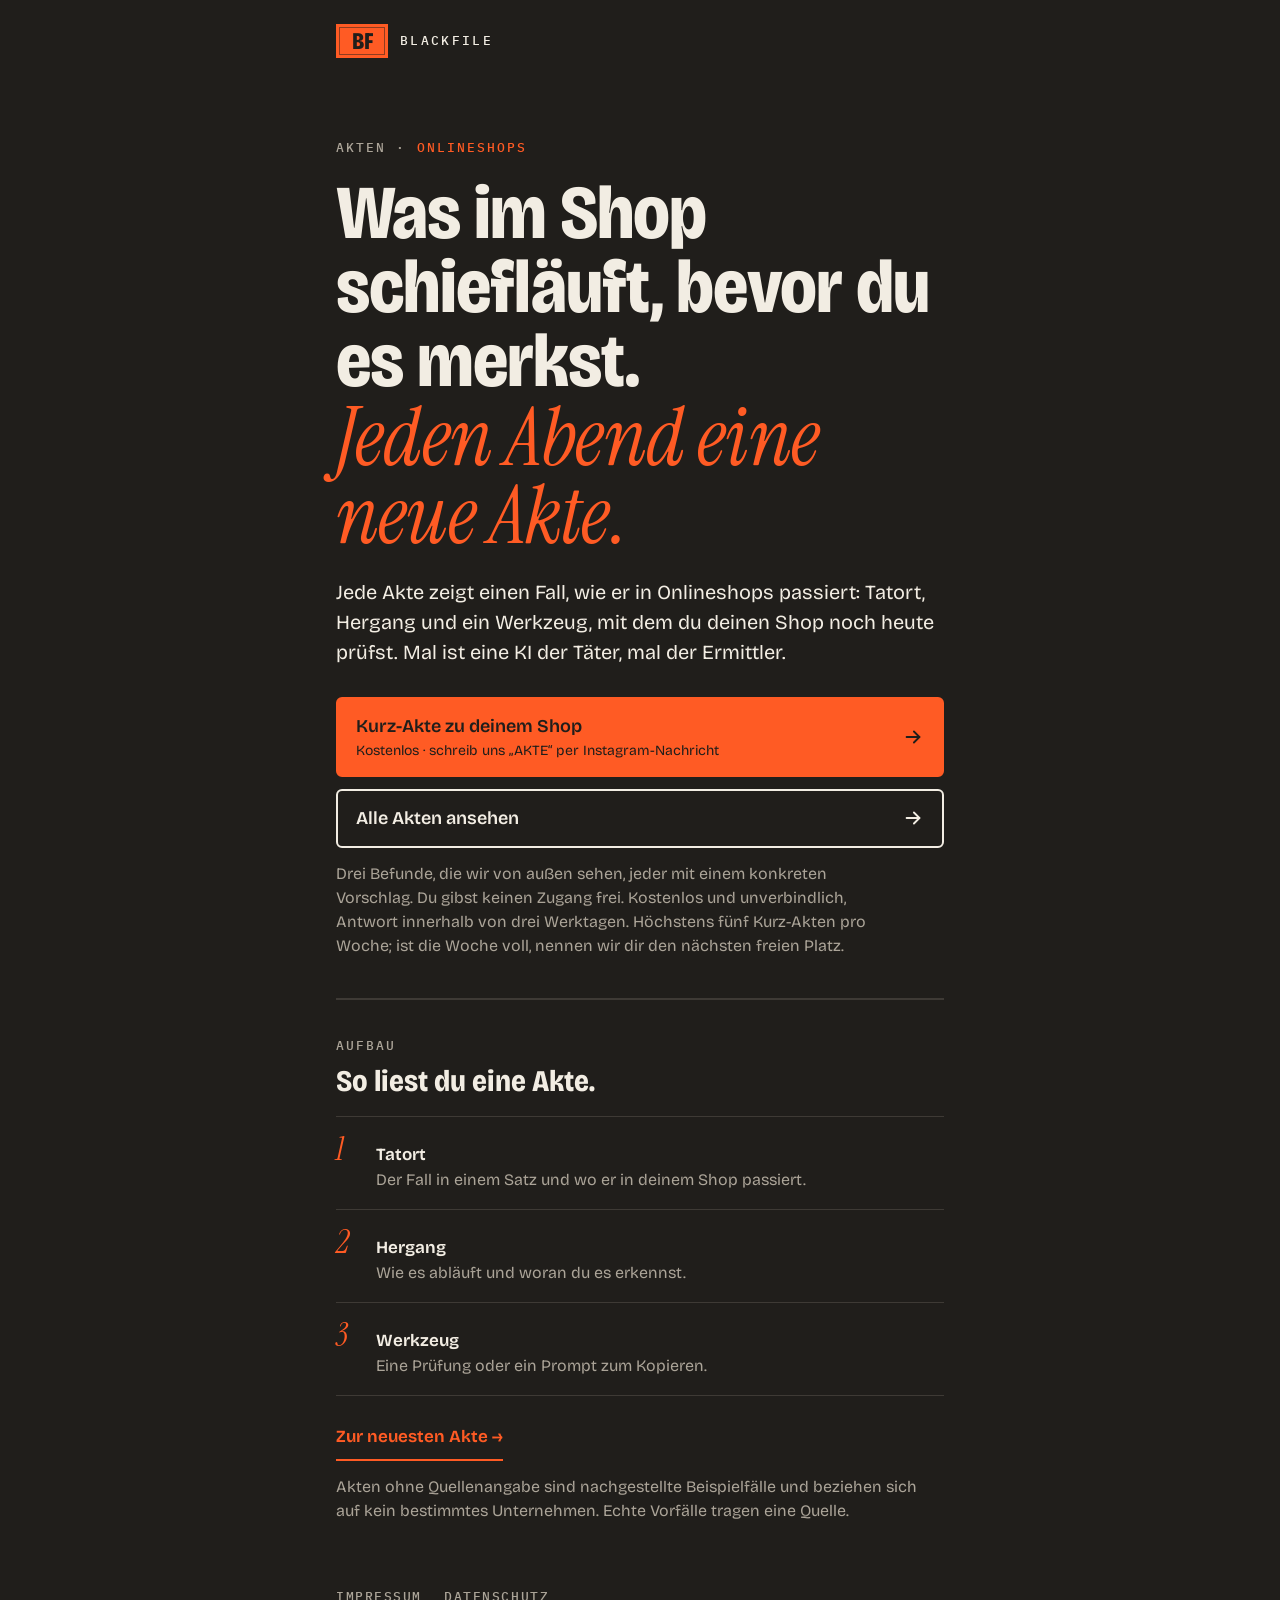
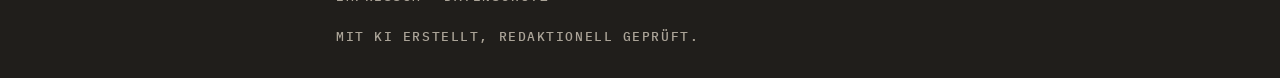
<file: index.html>
<!doctype html>
<html lang="de">
<head>
<meta charset="utf-8">
<meta name="viewport" content="width=device-width, initial-scale=1">
<title>BlackFile · Onlineshop-Akten</title>
<meta name="description" content="Was im Onlineshop schiefläuft, bevor du es merkst: jeden Abend eine Akte mit Tatort, Hergang und Werkzeug.">
<meta name="theme-color" content="#201E1B">
<meta name="referrer" content="no-referrer">
<link rel="stylesheet" href="style.css">
</head>
<body>
<div class="wrap">
  <a class="kopf" href="./" aria-label="BlackFile Startseite">
    <b class="etikett" aria-hidden="true">BF</b>
    <span>BlackFile</span>
  </a>

  <main>
    <section class="held">
      <div class="kicker">Akten · <b>Onlineshops</b></div>
      <h1>Was im Shop schiefläuft, bevor du es merkst. <em>Jeden Abend eine neue Akte.</em></h1>
      <p>Jede Akte zeigt einen Fall, wie er in Onlineshops passiert: Tatort, Hergang und ein Werkzeug, mit dem du deinen Shop noch heute prüfst. Mal ist eine KI der Täter, mal der Ermittler.</p>

      <div class="knoepfe">
        <a class="knopf primaer" href="https://ig.me/m/blackfile.ki" rel="noopener">
          <span>Kurz-Akte zu deinem Shop<small>Kostenlos · schreib uns „AKTE“ per Instagram-Nachricht</small></span>
          <svg viewBox="0 0 24 24" fill="none" stroke="currentColor" stroke-width="2" stroke-linecap="round" stroke-linejoin="round" aria-hidden="true"><path d="M5 12h14"/><path d="m13 6 6 6-6 6"/></svg>
        </a>
        <a class="knopf" href="https://www.instagram.com/blackfile.ki/" rel="noopener">
          <span>Alle Akten ansehen</span>
          <svg viewBox="0 0 24 24" fill="none" stroke="currentColor" stroke-width="2" stroke-linecap="round" stroke-linejoin="round" aria-hidden="true"><path d="M5 12h14"/><path d="m13 6 6 6-6 6"/></svg>
        </a>
      </div>
      <p class="hinweis">Drei Befunde, die wir von außen sehen, jeder mit einem konkreten Vorschlag. Du gibst keinen Zugang frei. Kostenlos und unverbindlich, Antwort innerhalb von drei Werktagen. Höchstens fünf Kurz-Akten pro Woche; ist die Woche voll, nennen wir dir den nächsten freien Platz.</p>
    </section>

    <section class="akte" aria-labelledby="lesen">
      <div class="kicker">Aufbau</div>
      <h2 id="lesen">So liest du eine Akte.</h2>
      <ol class="schritte">
        <li><span class="n">1</span><div><b>Tatort</b><span>Der Fall in einem Satz und wo er in deinem Shop passiert.</span></div></li>
        <li><span class="n">2</span><div><b>Hergang</b><span>Wie es abläuft und woran du es erkennst.</span></div></li>
        <li><span class="n">3</span><div><b>Werkzeug</b><span>Eine Prüfung oder ein Prompt zum Kopieren.</span></div></li>
      </ol>
      <a class="weiter" href="https://www.instagram.com/blackfile.ki/" rel="noopener">Zur neuesten Akte →</a>
      <p class="hinweis">Akten ohne Quellenangabe sind nachgestellte Beispielfälle und beziehen sich auf kein bestimmtes Unternehmen. Echte Vorfälle tragen eine Quelle.</p>
    </section>
  </main>

  <footer class="fuss">
    <nav aria-label="Rechtliches"><a href="impressum.html">Impressum</a><a href="datenschutz.html">Datenschutz</a></nav>
    <p>Mit KI erstellt, redaktionell geprüft.</p>
  </footer>
</div>
</body>
</html>
</file>
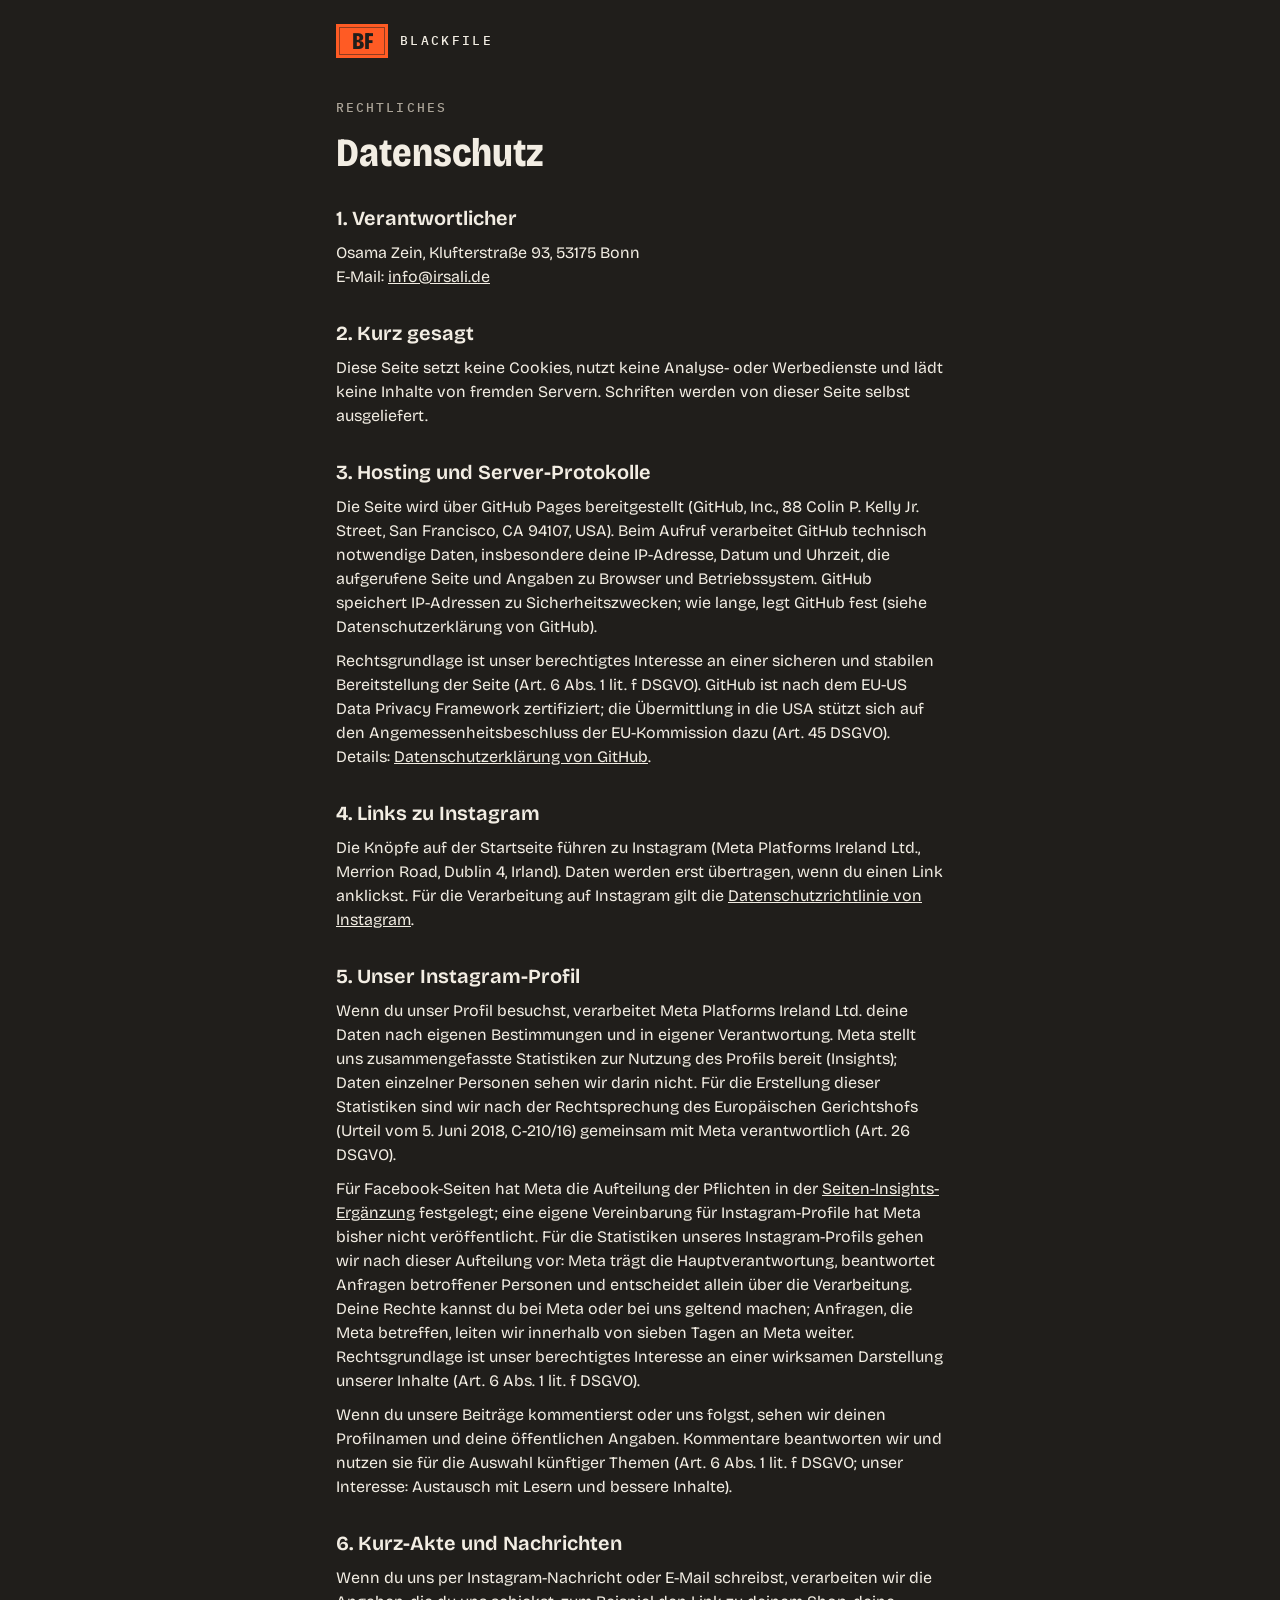
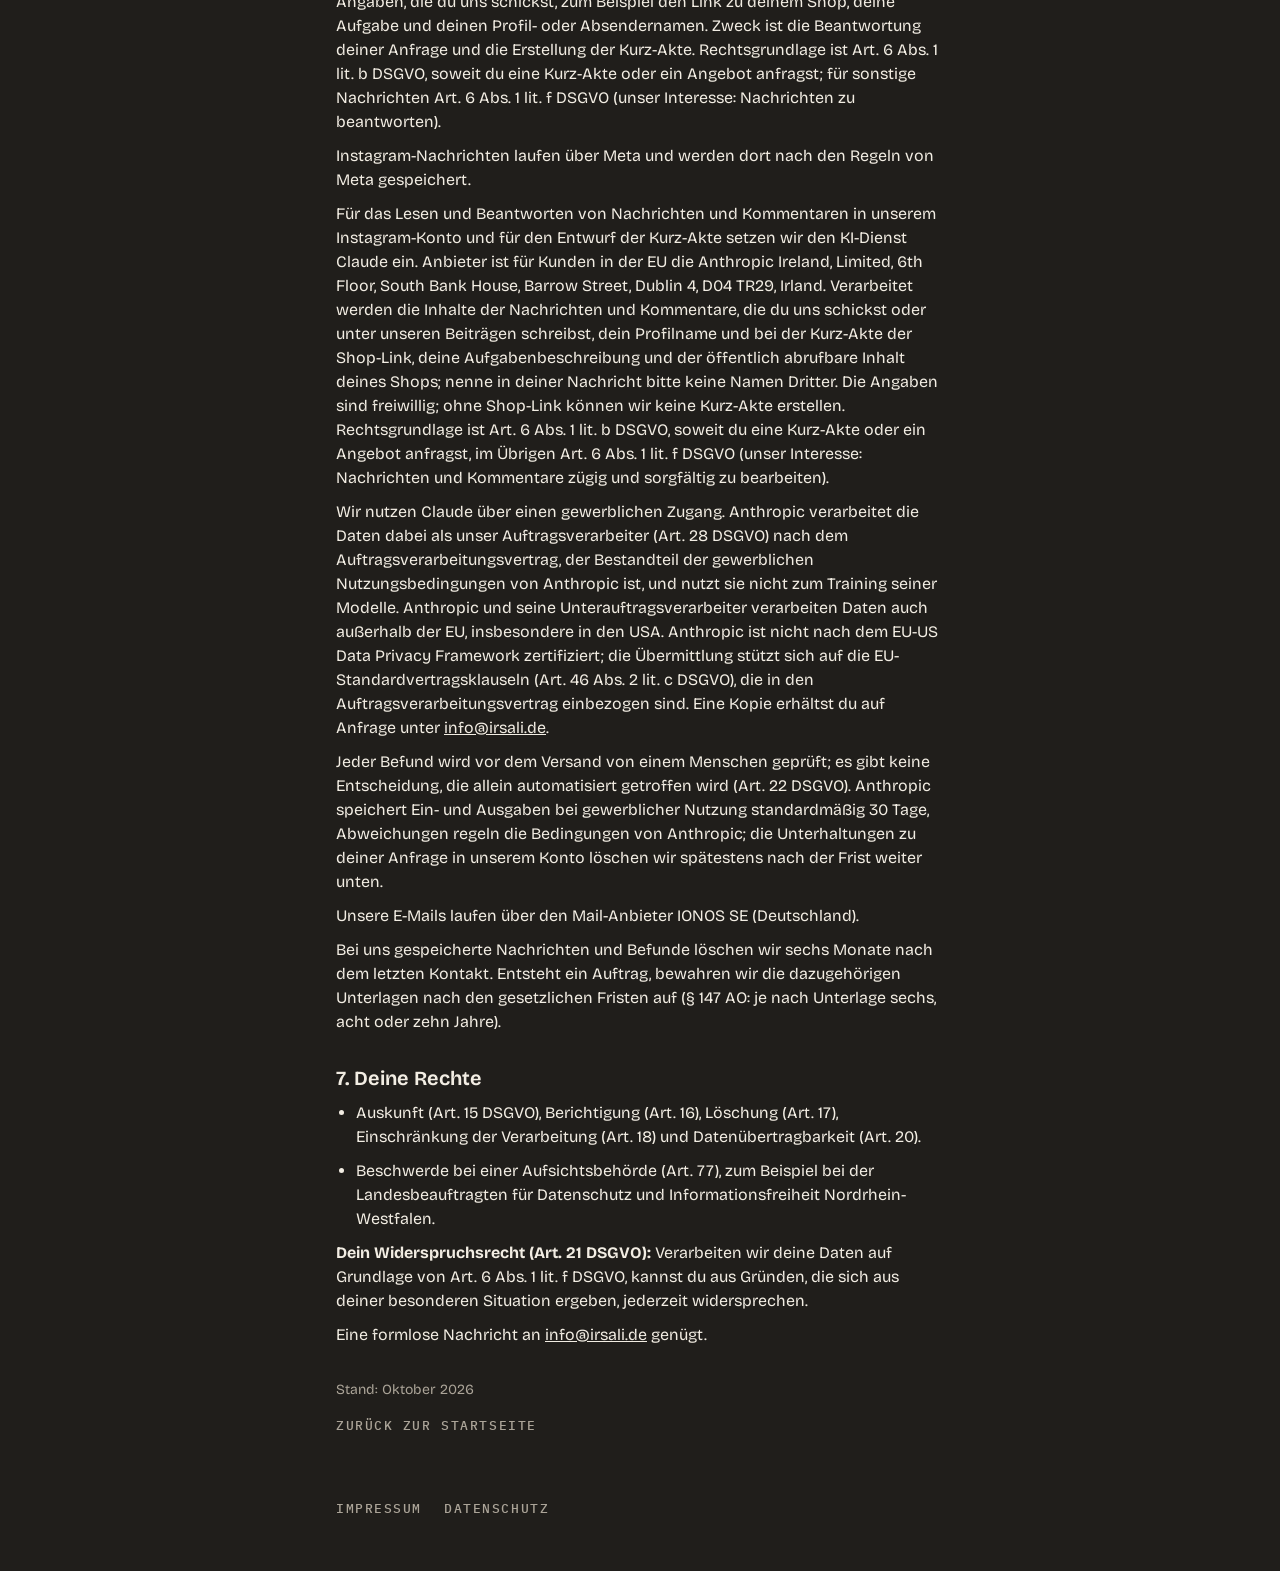
<file: datenschutz.html>
<!doctype html>
<html lang="de">
<head>
<meta charset="utf-8">
<meta name="viewport" content="width=device-width, initial-scale=1">
<title>Datenschutz · BlackFile</title>
<meta name="robots" content="noindex">
<meta name="theme-color" content="#201E1B">
<meta name="referrer" content="no-referrer">
<link rel="stylesheet" href="style.css">
</head>
<body>
<div class="wrap">
  <a class="kopf" href="./" aria-label="BlackFile Startseite">
    <b class="etikett" aria-hidden="true">BF</b>
    <span>BlackFile</span>
  </a>
  <main class="recht">
    <div class="kicker">Rechtliches</div>
    <h1>Datenschutz</h1>

    <h2>1. Verantwortlicher</h2>
    <p>Osama Zein, Klufterstraße 93, 53175 Bonn<br>E-Mail: <a href="mailto:info@irsali.de">info@irsali.de</a></p>

    <h2>2. Kurz gesagt</h2>
    <p>Diese Seite setzt keine Cookies, nutzt keine Analyse- oder Werbedienste und lädt keine Inhalte von fremden Servern. Schriften werden von dieser Seite selbst ausgeliefert.</p>

    <h2>3. Hosting und Server-Protokolle</h2>
    <p>Die Seite wird über GitHub Pages bereitgestellt (GitHub, Inc., 88 Colin P. Kelly Jr. Street, San Francisco, CA 94107, USA). Beim Aufruf verarbeitet GitHub technisch notwendige Daten, insbesondere deine IP-Adresse, Datum und Uhrzeit, die aufgerufene Seite und Angaben zu Browser und Betriebssystem. GitHub speichert IP-Adressen zu Sicherheitszwecken; wie lange, legt GitHub fest (siehe Datenschutzerklärung von GitHub).</p>
    <p>Rechtsgrundlage ist unser berechtigtes Interesse an einer sicheren und stabilen Bereitstellung der Seite (Art. 6 Abs. 1 lit. f DSGVO). GitHub ist nach dem EU-US Data Privacy Framework zertifiziert; die Übermittlung in die USA stützt sich auf den Angemessenheitsbeschluss der EU-Kommission dazu (Art. 45 DSGVO). Details: <a href="https://docs.github.com/de/site-policy/privacy-policies/github-general-privacy-statement" rel="noopener">Datenschutzerklärung von GitHub</a>.</p>

    <h2>4. Links zu Instagram</h2>
    <p>Die Knöpfe auf der Startseite führen zu Instagram (Meta Platforms Ireland Ltd., Merrion Road, Dublin 4, Irland). Daten werden erst übertragen, wenn du einen Link anklickst. Für die Verarbeitung auf Instagram gilt die <a href="https://privacycenter.instagram.com/policy" rel="noopener">Datenschutzrichtlinie von Instagram</a>.</p>

    <h2>5. Unser Instagram-Profil</h2>
    <p>Wenn du unser Profil besuchst, verarbeitet Meta Platforms Ireland Ltd. deine Daten nach eigenen Bestimmungen und in eigener Verantwortung. Meta stellt uns zusammengefasste Statistiken zur Nutzung des Profils bereit (Insights); Daten einzelner Personen sehen wir darin nicht. Für die Erstellung dieser Statistiken sind wir nach der Rechtsprechung des Europäischen Gerichtshofs (Urteil vom 5. Juni 2018, C-210/16) gemeinsam mit Meta verantwortlich (Art. 26 DSGVO).</p>
    <p>Für Facebook-Seiten hat Meta die Aufteilung der Pflichten in der <a href="https://www.facebook.com/legal/terms/page_controller_addendum" rel="noopener">Seiten-Insights-Ergänzung</a> festgelegt; eine eigene Vereinbarung für Instagram-Profile hat Meta bisher nicht veröffentlicht. Für die Statistiken unseres Instagram-Profils gehen wir nach dieser Aufteilung vor: Meta trägt die Hauptverantwortung, beantwortet Anfragen betroffener Personen und entscheidet allein über die Verarbeitung. Deine Rechte kannst du bei Meta oder bei uns geltend machen; Anfragen, die Meta betreffen, leiten wir innerhalb von sieben Tagen an Meta weiter. Rechtsgrundlage ist unser berechtigtes Interesse an einer wirksamen Darstellung unserer Inhalte (Art. 6 Abs. 1 lit. f DSGVO).</p>
    <p>Wenn du unsere Beiträge kommentierst oder uns folgst, sehen wir deinen Profilnamen und deine öffentlichen Angaben. Kommentare beantworten wir und nutzen sie für die Auswahl künftiger Themen (Art. 6 Abs. 1 lit. f DSGVO; unser Interesse: Austausch mit Lesern und bessere Inhalte).</p>

    <h2 id="kurz-akte">6. Kurz-Akte und Nachrichten</h2>
    <p>Wenn du uns per Instagram-Nachricht oder E-Mail schreibst, verarbeiten wir die Angaben, die du uns schickst, zum Beispiel den Link zu deinem Shop, deine Aufgabe und deinen Profil- oder Absendernamen. Zweck ist die Beantwortung deiner Anfrage und die Erstellung der Kurz-Akte. Rechtsgrundlage ist Art. 6 Abs. 1 lit. b DSGVO, soweit du eine Kurz-Akte oder ein Angebot anfragst; für sonstige Nachrichten Art. 6 Abs. 1 lit. f DSGVO (unser Interesse: Nachrichten zu beantworten).</p>
    <p>Instagram-Nachrichten laufen über Meta und werden dort nach den Regeln von Meta gespeichert.</p>
    <p>Für das Lesen und Beantworten von Nachrichten und Kommentaren in unserem Instagram-Konto und für den Entwurf der Kurz-Akte setzen wir den KI-Dienst Claude ein. Anbieter ist für Kunden in der EU die Anthropic Ireland, Limited, 6th Floor, South Bank House, Barrow Street, Dublin 4, D04 TR29, Irland. Verarbeitet werden die Inhalte der Nachrichten und Kommentare, die du uns schickst oder unter unseren Beiträgen schreibst, dein Profilname und bei der Kurz-Akte der Shop-Link, deine Aufgabenbeschreibung und der öffentlich abrufbare Inhalt deines Shops; nenne in deiner Nachricht bitte keine Namen Dritter. Die Angaben sind freiwillig; ohne Shop-Link können wir keine Kurz-Akte erstellen. Rechtsgrundlage ist Art. 6 Abs. 1 lit. b DSGVO, soweit du eine Kurz-Akte oder ein Angebot anfragst, im Übrigen Art. 6 Abs. 1 lit. f DSGVO (unser Interesse: Nachrichten und Kommentare zügig und sorgfältig zu bearbeiten).</p>
    <p>Wir nutzen Claude über einen gewerblichen Zugang. Anthropic verarbeitet die Daten dabei als unser Auftragsverarbeiter (Art. 28 DSGVO) nach dem Auftragsverarbeitungsvertrag, der Bestandteil der gewerblichen Nutzungsbedingungen von Anthropic ist, und nutzt sie nicht zum Training seiner Modelle. Anthropic und seine Unterauftragsverarbeiter verarbeiten Daten auch außerhalb der EU, insbesondere in den USA. Anthropic ist nicht nach dem EU-US Data Privacy Framework zertifiziert; die Übermittlung stützt sich auf die EU-Standardvertragsklauseln (Art. 46 Abs. 2 lit. c DSGVO), die in den Auftragsverarbeitungsvertrag einbezogen sind. Eine Kopie erhältst du auf Anfrage unter <a href="mailto:info@irsali.de">info@irsali.de</a>.</p>
    <p>Jeder Befund wird vor dem Versand von einem Menschen geprüft; es gibt keine Entscheidung, die allein automatisiert getroffen wird (Art. 22 DSGVO). Anthropic speichert Ein- und Ausgaben bei gewerblicher Nutzung standardmäßig 30 Tage, Abweichungen regeln die Bedingungen von Anthropic; die Unterhaltungen zu deiner Anfrage in unserem Konto löschen wir spätestens nach der Frist weiter unten.</p>
    <p>Unsere E-Mails laufen über den Mail-Anbieter IONOS SE (Deutschland).</p>
    <p>Bei uns gespeicherte Nachrichten und Befunde löschen wir sechs Monate nach dem letzten Kontakt. Entsteht ein Auftrag, bewahren wir die dazugehörigen Unterlagen nach den gesetzlichen Fristen auf (§ 147 AO: je nach Unterlage sechs, acht oder zehn Jahre).</p>

    <h2>7. Deine Rechte</h2>
    <ul>
      <li>Auskunft (Art. 15 DSGVO), Berichtigung (Art. 16), Löschung (Art. 17), Einschränkung der Verarbeitung (Art. 18) und Datenübertragbarkeit (Art. 20).</li>
      <li>Beschwerde bei einer Aufsichtsbehörde (Art. 77), zum Beispiel bei der Landesbeauftragten für Datenschutz und Informationsfreiheit Nordrhein-Westfalen.</li>
    </ul>
    <p><strong>Dein Widerspruchsrecht (Art. 21 DSGVO):</strong> Verarbeiten wir deine Daten auf Grundlage von Art. 6 Abs. 1 lit. f DSGVO, kannst du aus Gründen, die sich aus deiner besonderen Situation ergeben, jederzeit widersprechen.</p>
    <p>Eine formlose Nachricht an <a href="mailto:info@irsali.de">info@irsali.de</a> genügt.</p>

    <p class="stand">Stand: Oktober 2026</p>
    <a class="zurueck" href="./">Zurück zur Startseite</a>
  </main>
  <footer class="fuss">
    <nav aria-label="Rechtliches"><a href="impressum.html">Impressum</a><a href="datenschutz.html" aria-current="page">Datenschutz</a></nav>
  </footer>
</div>
</body>
</html>
</file>
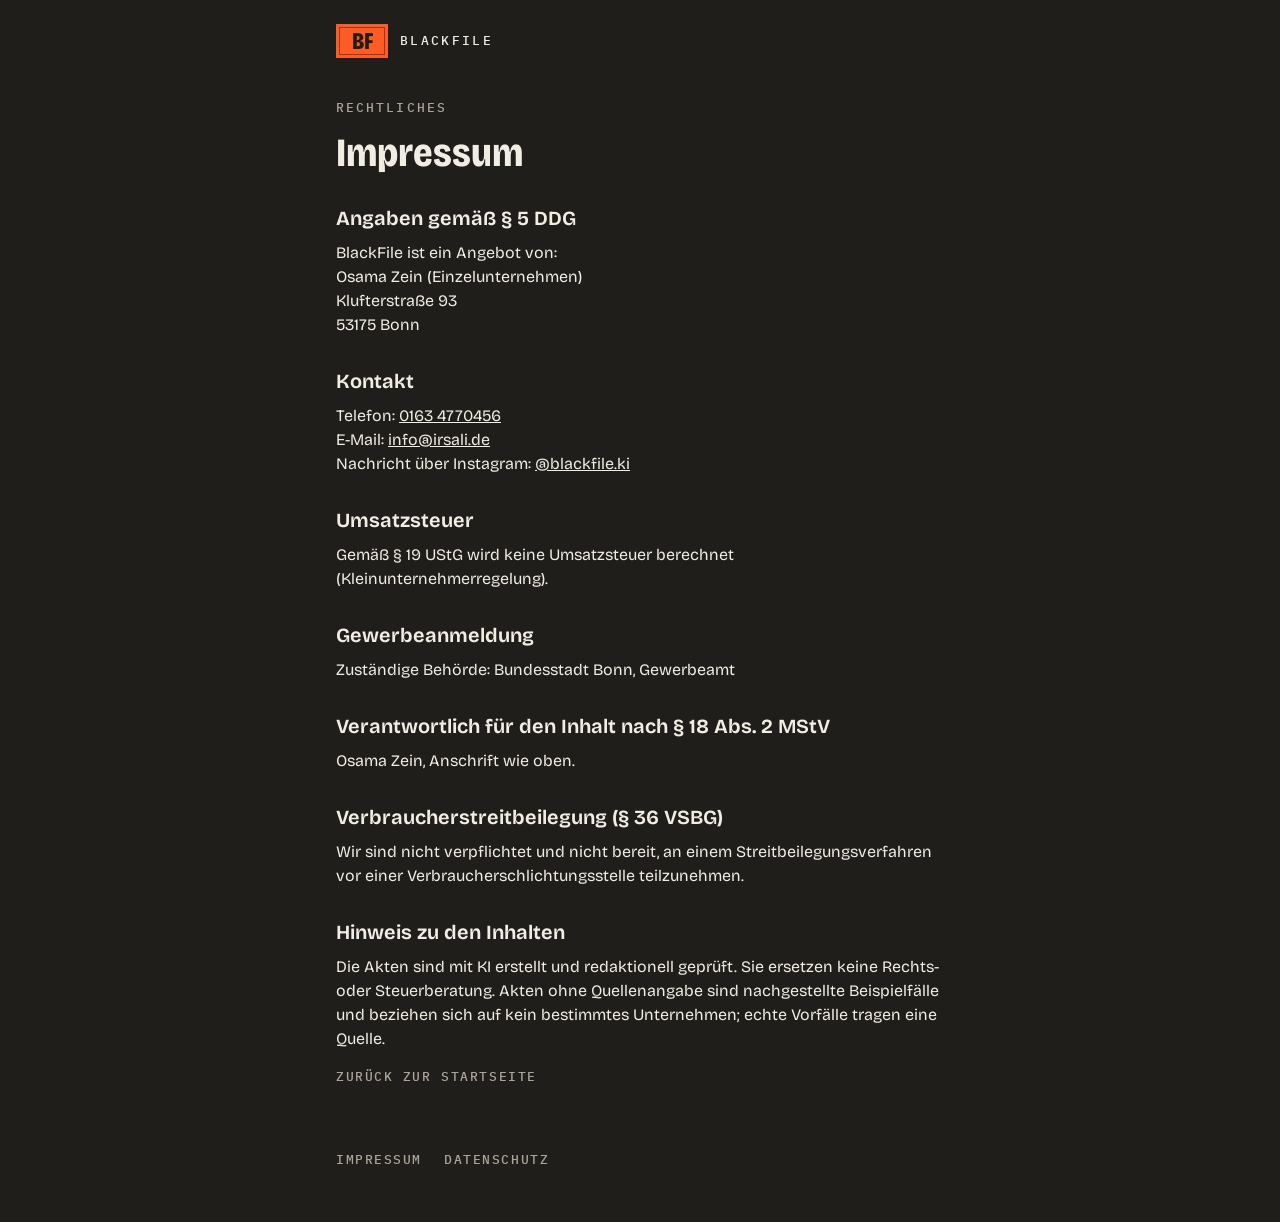
<file: impressum.html>
<!doctype html>
<html lang="de">
<head>
<meta charset="utf-8">
<meta name="viewport" content="width=device-width, initial-scale=1">
<title>Impressum · BlackFile</title>
<meta name="robots" content="noindex">
<meta name="theme-color" content="#201E1B">
<meta name="referrer" content="no-referrer">
<link rel="stylesheet" href="style.css">
</head>
<body>
<div class="wrap">
  <a class="kopf" href="./" aria-label="BlackFile Startseite">
    <b class="etikett" aria-hidden="true">BF</b>
    <span>BlackFile</span>
  </a>
  <main class="recht">
    <div class="kicker">Rechtliches</div>
    <h1>Impressum</h1>

    <h2>Angaben gemäß § 5 DDG</h2>
    <p>BlackFile ist ein Angebot von:<br>Osama Zein (Einzelunternehmen)<br>Klufterstraße 93<br>53175 Bonn</p>

    <h2>Kontakt</h2>
    <p>Telefon: <a href="tel:+491634770456">0163 4770456</a><br>E-Mail: <a href="mailto:info@irsali.de">info@irsali.de</a><br>Nachricht über Instagram: <a href="https://ig.me/m/blackfile.ki" rel="noopener">@blackfile.ki</a></p>

    <h2>Umsatzsteuer</h2>
    <p>Gemäß § 19 UStG wird keine Umsatzsteuer berechnet (Kleinunternehmerregelung).</p>

    <h2>Gewerbeanmeldung</h2>
    <p>Zuständige Behörde: Bundesstadt Bonn, Gewerbeamt</p>

    <h2>Verantwortlich für den Inhalt nach § 18 Abs. 2 MStV</h2>
    <p>Osama Zein, Anschrift wie oben.</p>

    <h2>Verbraucherstreitbeilegung (§ 36 VSBG)</h2>
    <p>Wir sind nicht verpflichtet und nicht bereit, an einem Streitbeilegungsverfahren vor einer Verbraucherschlichtungsstelle teilzunehmen.</p>

    <h2>Hinweis zu den Inhalten</h2>
    <p>Die Akten sind mit KI erstellt und redaktionell geprüft. Sie ersetzen keine Rechts- oder Steuerberatung. Akten ohne Quellenangabe sind nachgestellte Beispielfälle und beziehen sich auf kein bestimmtes Unternehmen; echte Vorfälle tragen eine Quelle.</p>

    <a class="zurueck" href="./">Zurück zur Startseite</a>
  </main>
  <footer class="fuss">
    <nav aria-label="Rechtliches"><a href="impressum.html" aria-current="page">Impressum</a><a href="datenschutz.html">Datenschutz</a></nav>
  </footer>
</div>
</body>
</html>
</file>
<file: style.css>
/* BlackFile link page. V2 token rule: one black for every surface, orange the only accent.
   Fonts are served locally (no external requests, no cookies). All fonts SIL OFL 1.1. */
@font-face { font-family: 'Bricolage'; src: url('fonts/BricolageGrotesque-VF.ttf') format('truetype'); font-weight: 200 800; font-stretch: 75% 100%; font-display: swap; }
@font-face { font-family: 'Instrument Serif'; src: url('fonts/instrument-serif-400-italic.woff2') format('woff2'); font-style: italic; font-weight: 400; font-display: swap; }
@font-face { font-family: 'Plex Mono'; src: url('fonts/IBMPlexMono-Medium.ttf') format('truetype'); font-weight: 500; font-display: swap; }

:root {
  --schwarz: #201E1B;
  --linie: #3E3A35;
  --papier: #F2EDE3;
  --grau: #ABA498;
  --signal: #FF5B24;
  --sans: 'Bricolage', system-ui, sans-serif;
  --serif: 'Instrument Serif', Georgia, serif;
  --mono: 'Plex Mono', ui-monospace, monospace;
  --rand: 16px;
  --breite: 640px;
}
* { box-sizing: border-box; margin: 0; padding: 0; }
html { background: var(--schwarz); -webkit-text-size-adjust: 100%; }
body { background: var(--schwarz); color: var(--papier); font-family: var(--sans); font-size: 17px; line-height: 1.5; min-height: 100vh; display: flex; flex-direction: column; }
a { color: inherit; }
a:focus-visible, .knopf:focus-visible { outline: 3px solid var(--signal); outline-offset: 3px; }
.wrap { width: 100%; max-width: var(--breite); margin: 0 auto; padding: 0 var(--rand); }

.kopf { display: flex; align-items: center; gap: 12px; padding: 24px 0 0; text-decoration: none; }
.kopf .etikett { position: relative; display: grid; place-items: center; width: 52px; height: 34px; flex: none; background: var(--signal); color: var(--schwarz); font-weight: 800; font-stretch: 75%; font-size: 24px; line-height: 1; }
.kopf .etikett::before { content: ''; position: absolute; inset: 3px; border: 1px solid currentColor; opacity: .5; }
.kopf span { font-family: var(--mono); font-weight: 500; font-size: 13px; letter-spacing: .18em; text-transform: uppercase; }

.kicker { font-family: var(--mono); font-weight: 500; font-size: 13px; letter-spacing: .16em; text-transform: uppercase; color: var(--grau); }
.kicker b { color: var(--signal); font-weight: 500; }

.held { padding: 56px 0 40px; }
.held h1 { margin-top: 18px; font-weight: 760; font-stretch: 86%; font-size: clamp(44px, 12vw, 76px); line-height: .98; letter-spacing: -.01em; }
.held h1 em { display: block; font-family: var(--serif); font-style: italic; font-weight: 400; color: var(--signal); font-size: 1.08em; line-height: .95; letter-spacing: -.01em; }
.held p { margin-top: 22px; color: var(--papier); max-width: 34em; }

.knoepfe { display: grid; gap: 12px; margin-top: 30px; }
.knopf { display: flex; justify-content: space-between; align-items: center; gap: 12px; min-height: 56px; padding: 14px 18px; text-decoration: none; font-weight: 600; font-size: 18px; border: 2px solid var(--papier); border-radius: 6px; }
.knopf.primaer { background: var(--signal); border-color: var(--signal); color: var(--schwarz); }
.knopf svg { width: 22px; height: 22px; flex: none; }
.knopf small { display: block; font-weight: 400; font-size: 14px; }
.hinweis, .held .hinweis { margin-top: 14px; font-size: 16px; color: var(--grau); }

.akte { border-top: 2px solid var(--linie); padding: 36px 0 8px; }
.akte h2 { margin-top: 10px; font-weight: 760; font-stretch: 86%; font-size: 30px; line-height: 1.08; }
.schritte { list-style: none; margin-top: 18px; }
.schritte li { display: grid; grid-template-columns: 40px 1fr; align-items: first baseline; padding: 16px 0; border-top: 1px solid var(--linie); }
.schritte li:last-child { border-bottom: 1px solid var(--linie); }
.schritte .n { font-family: var(--serif); font-style: italic; font-size: 32px; line-height: 1; color: var(--signal); }
.schritte b { display: block; font-weight: 650; }
.schritte span { color: var(--grau); font-size: 16px; }
.weiter { display: inline-block; margin-top: 18px; padding: 10px 0; font-weight: 650; color: var(--signal); text-decoration: none; border-bottom: 2px solid currentColor; }

.fuss { margin-top: auto; padding: 48px 0 32px; font-family: var(--mono); font-size: 13px; letter-spacing: .12em; text-transform: uppercase; color: var(--grau); }
.fuss nav { display: flex; gap: 22px; flex-wrap: wrap; margin-bottom: 12px; }
.fuss a { text-decoration: none; padding: 8px 0; }
.fuss a:hover { color: var(--papier); }

/* Legal pages */
.recht { padding: 40px 0 0; }
.recht h1 { margin-top: 14px; font-weight: 760; font-stretch: 86%; font-size: 40px; line-height: 1.05; }
.recht h2 { margin-top: 32px; font-weight: 650; font-size: 20px; line-height: 1.25; }
.recht p, .recht li { margin-top: 10px; color: var(--papier); font-size: 16px; }
.recht ul { padding-left: 20px; }
.recht .stand { margin-top: 32px; color: var(--grau); font-size: 14px; }
.zurueck { display: inline-block; margin-top: 8px; font-family: var(--mono); font-size: 13px; letter-spacing: .12em; text-transform: uppercase; color: var(--grau); text-decoration: none; padding: 8px 0; }

@media (min-width: 720px) { .held p:not(.hinweis) { font-size: 20px; } .held { padding-top: 80px; } }
@media (prefers-reduced-motion: no-preference) { .knopf { transition: transform .15s ease; } .knopf:hover { transform: translateY(-1px); } }
</file>
